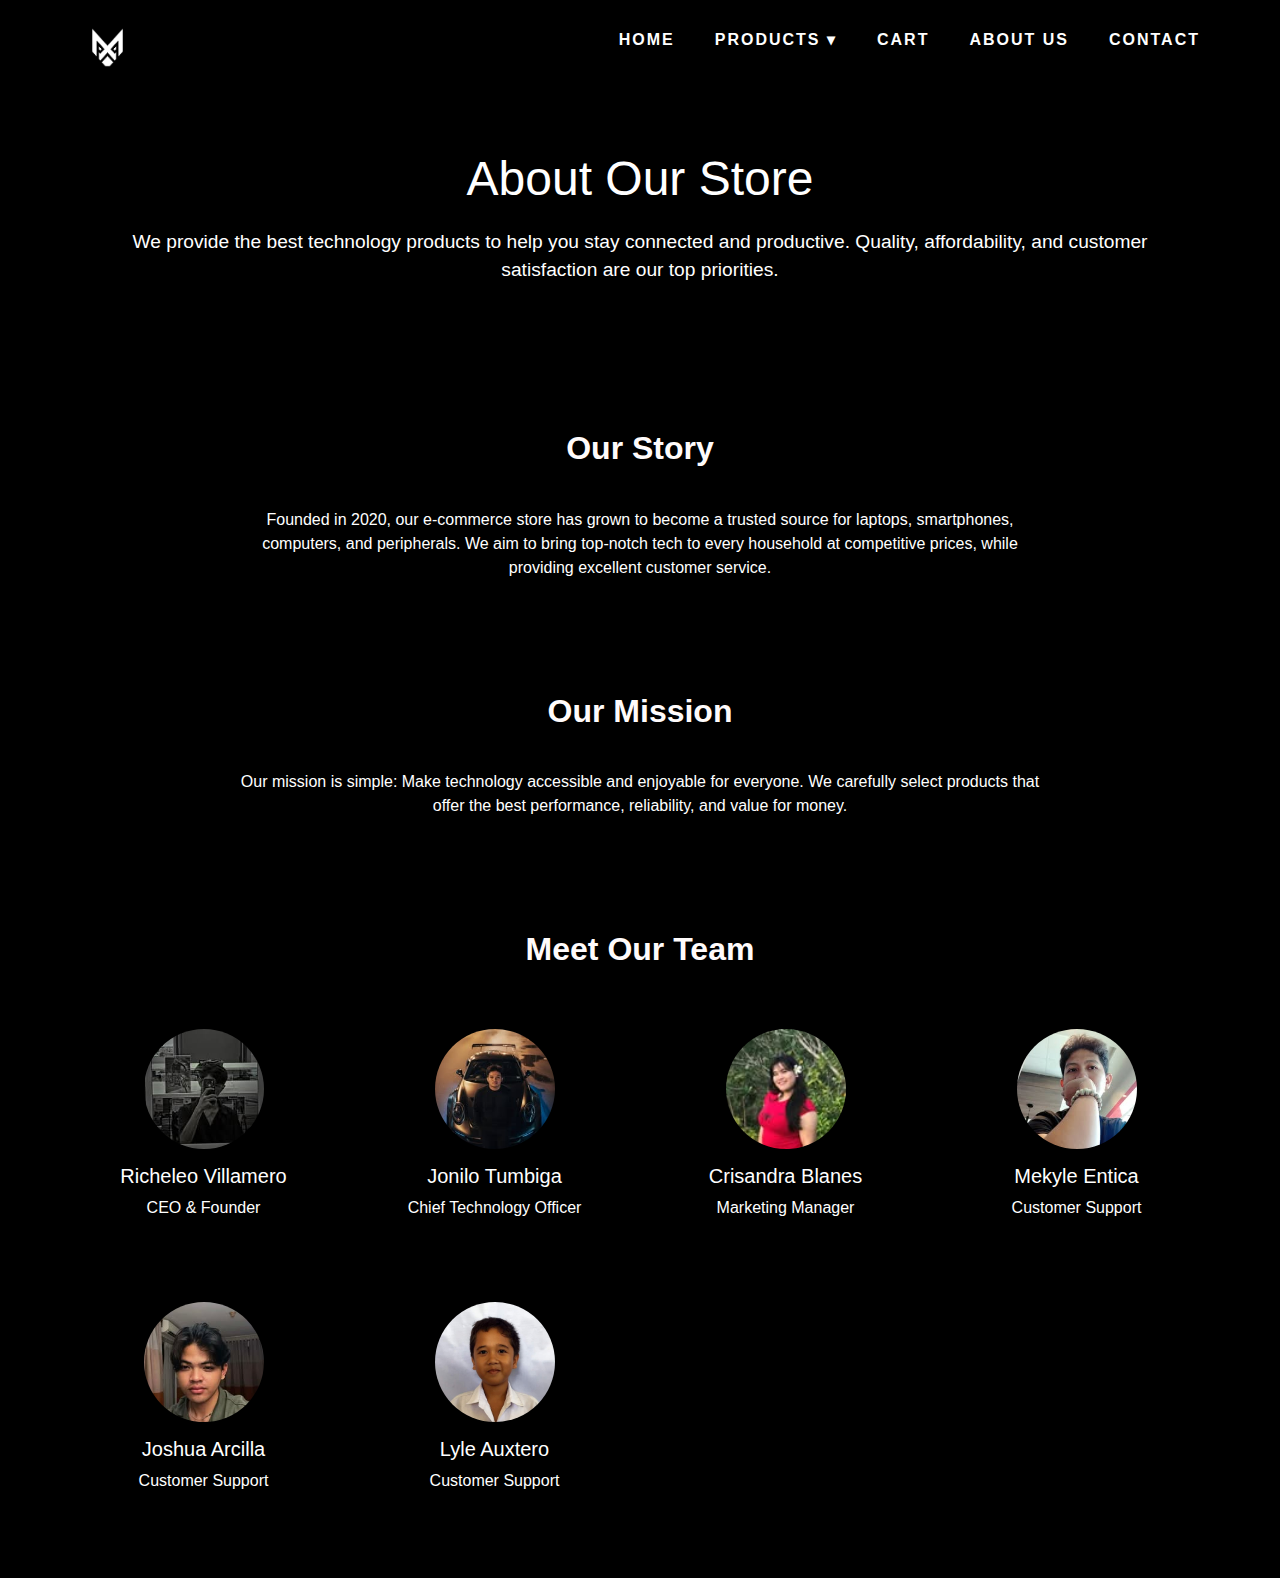
<file: About.html>
<!DOCTYPE html>
<html lang="en">
<head>
    <meta charset="UTF-8">
    <meta name="viewport" content="width=device-width, initial-scale=1.0">
    <title>About Us</title>
    <!-- Bootstrap CSS -->
    <link href="https://cdn.jsdelivr.net/npm/bootstrap@5.3.2/dist/css/bootstrap.min.css" rel="stylesheet">
    <link rel="stylesheet" href="homepagestyles.css">
    <style>
    body {
        padding-top: 70px;
        font-family: Arial, sans-serif;
        background-color: #000000; /* Light background for whole page */
        color: #ffffff; /* Dark text by default */
    }

    /* Hero Section */
    .hero {
        background: #000000; /* white background */
        padding: 80px 20px;
        text-align: center;
    }

    .hero h1 {
        font-size: 3rem;
        margin-bottom: 20px;
        color: #ffffff; /* black text */
    }

    .hero p {
        font-size: 1.2rem;
        color: #ffffff; /* dark grey */
    }

    /* Section Headings */
    h2.section-title {
        text-align: center;
        margin-bottom: 40px;
        font-weight: 700;
        color: #fffbfb; /* dark heading */
    }

    /* Sections */
    section.container {
        padding: 60px 0;
        background-color: #000000;
    }

    section.bg-light {
        background-color: #000000;
    }

    /* Team cards */
    .team-member {
        text-align: center;
        border: 1px solid #000000;
        border-radius: 10px;
        padding: 20px;
        transition: transform 0.3s;
        background-color: #000000; /* white card background */
        color: #ffffff; /* dark text */
    }

    .team-member:hover {
        transform: translateY(-5px);
        box-shadow: 0 5px 15px rgba(0,0,0,0.1);
    }

    .team-member img {
        width: 120px;
        height: 120px;
        border-radius: 50%;
        margin-bottom: 15px;
        object-fit: cover;
    }
</style>
</head>
<body>
 <header class="navbar">
    <div class="logo">
      <img src="images/logo.png" alt="Logo">
    </div>
    <nav class="nav-links">
      <ul>
        <li><a href="index.html">HOME</a></li>
        <li class="dropdown">
          <a href="products.html" class="dropbtn">PRODUCTS ▾</a>
          <ul class="dropdown-content">
            <li><a href="products.html">Laptops</a></li>
            <li><a href="smartphones.html">Smartphones</a></li>
            <li><a href="computers.html">Computers</a></li>
            <li><a href="peripherals.html">Peripherals</a></li>
          </ul>
        </li>
        <li><a href="cart.html">CART</a></li>
        <li><a href="about.html">ABOUT US</a></li>
        <li><a href="contact.html">CONTACT</a></li>
      </ul>
    </nav>
  </header>

<!-- Hero Section -->
<section class="hero">
    <div class="container">
        <h1>About Our Store</h1>
        <p>We provide the best technology products to help you stay connected and productive. Quality, affordability, and customer satisfaction are our top priorities.</p>
    </div>
</section>

<!-- Our Story Section -->
<section class="container py-5">
    <h2 class="section-title">Our Story</h2>
    <p class="text-center mx-auto" style="max-width:800px;">Founded in 2020, our e-commerce store has grown to become a trusted source for laptops, smartphones, computers, and peripherals. We aim to bring top-notch tech to every household at competitive prices, while providing excellent customer service.</p>
</section>

<!-- Our Mission Section -->
<section class="container py-5 bg-black">
    <h2 class="section-title">Our Mission</h2>
    <p class="text-center mx-auto" style="max-width:800px;">Our mission is simple: Make technology accessible and enjoyable for everyone. We carefully select products that offer the best performance, reliability, and value for money.</p>
</section>

<!-- Team Section -->
<section class="container py-5">
    <h2 class="section-title">Meet Our Team</h2>
    <div class="row g-4">
        <div class="col-md-3">
            <div class="team-member">
                <img src="images/profiles/leo.jpg" alt="CEO">
                <h5>Richeleo Villamero</h5>
                <p>CEO & Founder</p>
            </div>
        </div>
        <div class="col-md-3">
            <div class="team-member">
                <img src="images/profiles/jonilo.jpg" alt="CTO">
                <h5>Jonilo Tumbiga</h5>
                <p>Chief Technology Officer</p>
            </div>
        </div>
        <div class="col-md-3">
            <div class="team-member">
                <img src="images/profiles/sandra.jpg" alt="Marketing">
                <h5>Crisandra Blanes</h5>
                <p>Marketing Manager</p>
            </div>
        </div>
        <div class="col-md-3">
            <div class="team-member">
                <img src="images/profiles/mekyle.jpg" alt="Support">
                <h5>Mekyle Entica</h5>
                <p>Customer Support</p>
            </div>
        </div>
        <div class="col-md-3">
            <div class="team-member">
                <img src="images/profiles/joshua.jpg" alt="Support">
                <h5>Joshua Arcilla</h5>
                <p>Customer Support</p>
            </div>
        </div>
        <div class="col-md-3">
            <div class="team-member">
                <img src="images/profiles/lyle.jpg" alt="Support">
                <h5>Lyle Auxtero</h5>
                <p>Customer Support</p>
            </div>
        </div>
    </div>
</section>

<!-- JavaScript -->
<script src="https://cdn.jsdelivr.net/npm/bootstrap@5.3.2/dist/js/bootstrap.bundle.min.js"></script>

</body>
</html>
</file>
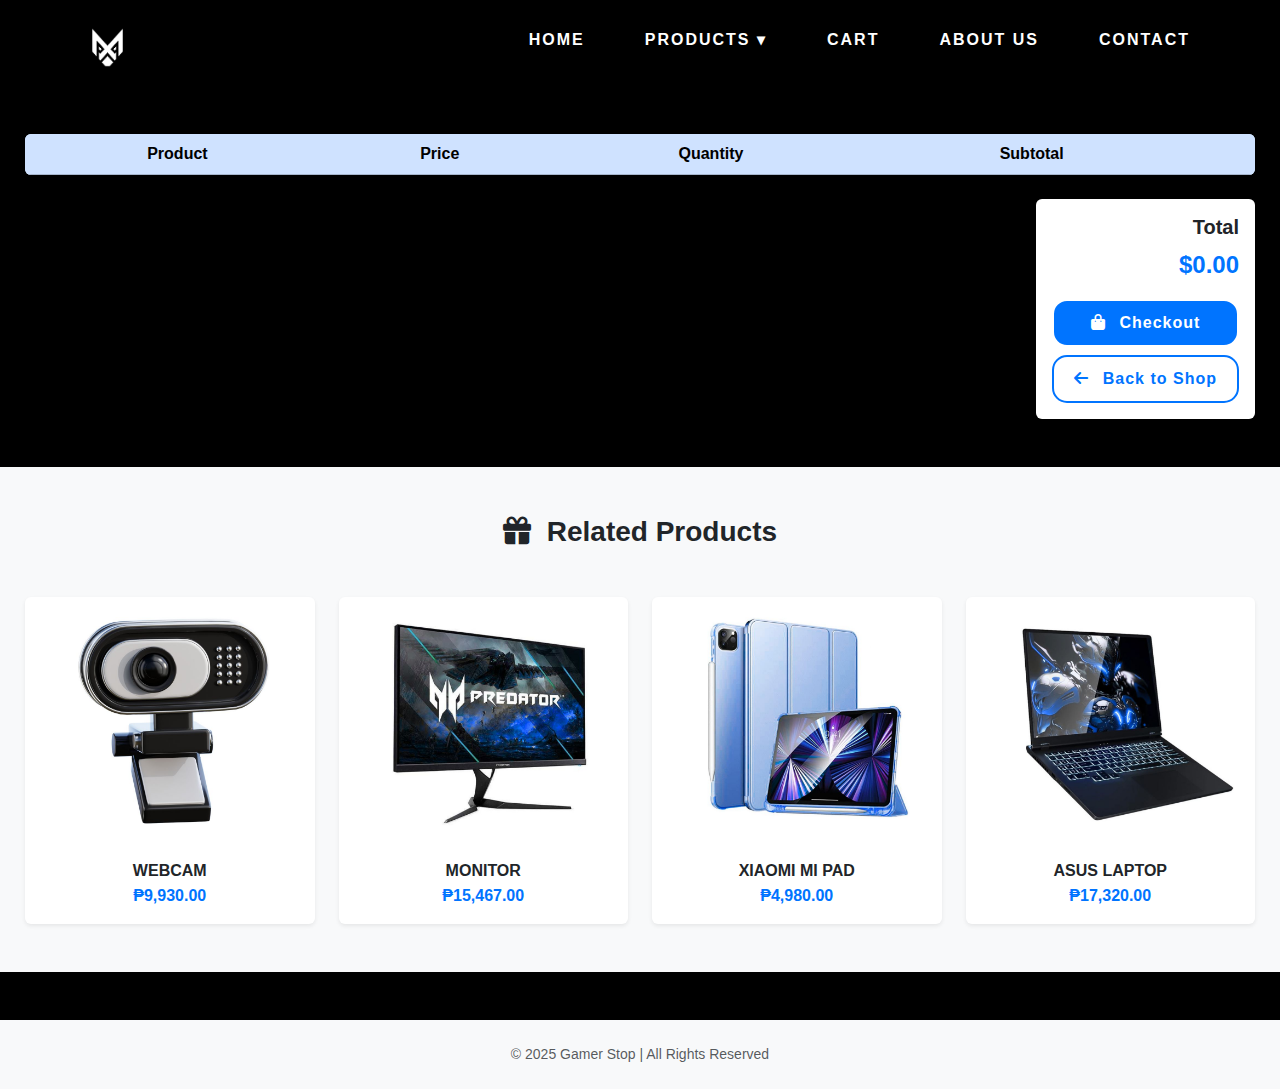
<file: cart.html>
<!DOCTYPE html>
<html lang="en">
<head>
  <meta charset="UTF-8" />
  <meta name="viewport" content="width=device-width, initial-scale=1.0" />
  <title>Cart - GAMER STOP</title>

  <!-- Google Font -->
  <link href="https://fonts.googleapis.com/css2?family=Poppins:wght@300;400;500;600;700&display=swap" rel="stylesheet">

  <!-- Font Awesome -->
  <link rel="stylesheet" href="https://cdnjs.cloudflare.com/ajax/libs/font-awesome/6.6.0/css/all.min.css">

  <!-- Bootstrap CSS -->
  <link href="https://cdn.jsdelivr.net/npm/bootstrap@5.3.3/dist/css/bootstrap.min.css" rel="stylesheet">

  <!-- Custom CSS -->
  <link rel="stylesheet" href="cart.css">
  <link rel="stylesheet" href="homepagestyles.css">
</head>
<body style="font-family: Arial, Helvetica, sans-serif;">

  <!-- Navbar -->
  <header class="navbar">
    <div class="logo">
      <img src="images/logo.png" alt="Logo">
    </div>
    <nav class="nav-links">
      <ul>
        <li><a href="index.html">HOME</a></li>
        <li class="dropdown">
  <a href="products.html" class="dropbtn">PRODUCTS ▾</a>
  <ul class="dropdown-content">
    <li><a href="products.html">Laptops</a></li>
    <li><a href="smartphones.html">Smartphones</a></li>
    <li><a href="computers.html">Computers</a></li>
    <li><a href="peripherals.html">Peripherals</a></li>
  </ul>
</li>
        <li><a href="cart.html">CART</a></li>
        <li><a href="about.html">ABOUT US</a></li>
        <li><a href="contact.html">CONTACT</a></li>
      </ul>
    </nav>
  </header>

  <!-- Cart Section -->
  <section class="py-5">
    <div class="container">
      <h2 class="fw-bold text-center mb-5 cart-title">
        <i class="fa-solid fa-cart-shopping me-2"></i> Your Shopping Cart
      </h2>

      <!-- Cart Table -->
      <div class="table-responsive shadow-sm rounded mb-4">
        <table class="table table-striped align-middle text-center mb-0" id="cart-table">
          <thead class="table-primary">
            <tr>
              <th scope="col">Product</th>
              <th scope="col">Price</th>
              <th scope="col">Quantity</th>
              <th scope="col">Subtotal</th>
              <th scope="col"></th>
            </tr>
          </thead>
          <tbody>
            <!-- JS will insert cart items here -->
          </tbody>
        </table>
      </div>

      <!-- Total Summary -->
      <div class="d-flex justify-content-end">
        <div class="card border-0 shadow-sm" style="max-width: 20rem;">
          <div class="card-body text-end">
            <h5 class="fw-bold">Total</h5>
            <p id="total" class="fs-4 text-primary fw-semibold mb-3">₱0.00</p>
            <div class="d-grid gap-2">
              <button id="checkout" class="btn btn-primary">
                <i class="fa-solid fa-bag-shopping me-2"></i> Checkout
              </button>
              <a href="index.html" class="btn btn-outline-primary">
                <i class="fa-solid fa-arrow-left me-2"></i> Back to Shop
              </a>
            </div>
          </div>
        </div>
      </div>
    </div>
  </section>

  <!-- Related Products Section -->
  <section class="py-5 bg-light">
    <div class="container">
      <h3 class="fw-bold text-center text-dark mb-5">
        <i class="fa-solid fa-gift me-2"></i> Related Products
      </h3>

      <!-- Product cards remain unchanged -->
      <div class="row row-cols-1 row-cols-sm-2 row-cols-md-4 g-4 text-center">
        
        <div class="col">
          <div class="card border-0 shadow-sm h-100">

            <a href=""> <!-- product detail-->
              <img src="images/cams.jpg" class="card-img-top p-3" alt="Webcam 1080p / 4K">
            </a>
            <div class="card-body">
              <h6 class="fw-bold mb-1">WEBCAM</h6>
              <p class="text-primary fw-semibold mb-0">₱9,930.00</p>
            </div>
          </div>
        </div>

        <div class="col">
          <div class="card border-0 shadow-sm h-100">
            <a href=""> <!-- product detail-->
              <img src="images/monitors.jpg" class="card-img-top p-3" alt="Gaming Monitor 144Hz / 240Hz">
            </a>
            <div class="card-body">
              <h6 class="fw-bold mb-1">MONITOR</h6>
              <p class="text-primary fw-semibold mb-0">₱15,467.00</p>
            </div>
          </div>
        </div>

        <div class="col">
          <div class="card border-0 shadow-sm h-100">
            <a href= "" > <!-- product detail-->
              <img src="images/pad.jpg" class="card-img-top p-3" alt="Xiaomi Mi Pad PRO Tablet 16GB+512GB Android">
            </a>
            <div class="card-body">
              <h6 class="fw-bold mb-1">XIAOMI MI PAD</h6>
              <p class="text-primary fw-semibold mb-0">₱4,980.00</p>
            </div>
          </div>
        </div>

        <div class="col">
          <div class="card border-0 shadow-sm h-100">
            <a href="">  <!-- product detail-->
              <img src="images/tap.jpg" class="card-img-top p-3" alt="ASUS Laptop Intel Core i7-12800H 15.6“ Brand New Work Gaming Laptop RAM 16GB SSD 512GB Windows 11">
            </a>
            <div class="card-body">
              <h6 class="fw-bold mb-1">ASUS LAPTOP</h6>
              <p class="text-primary fw-semibold mb-0">₱17,320.00</p>
            </div>
          </div>
        </div>

      </div>
    </div>
  </section>

  <!-- Footer -->
  <footer class="text-center py-4 text-muted small bg-light mt-5">
    © 2025 Gamer Stop | All Rights Reserved
  </footer>

  <!-- Bootstrap JS -->
  <script src="https://cdn.jsdelivr.net/npm/bootstrap@5.3.3/dist/js/bootstrap.bundle.min.js"></script>

  <!-- Custom JS -->
  <script src="cart.js"></script>
  
</body>
</html>
</file>
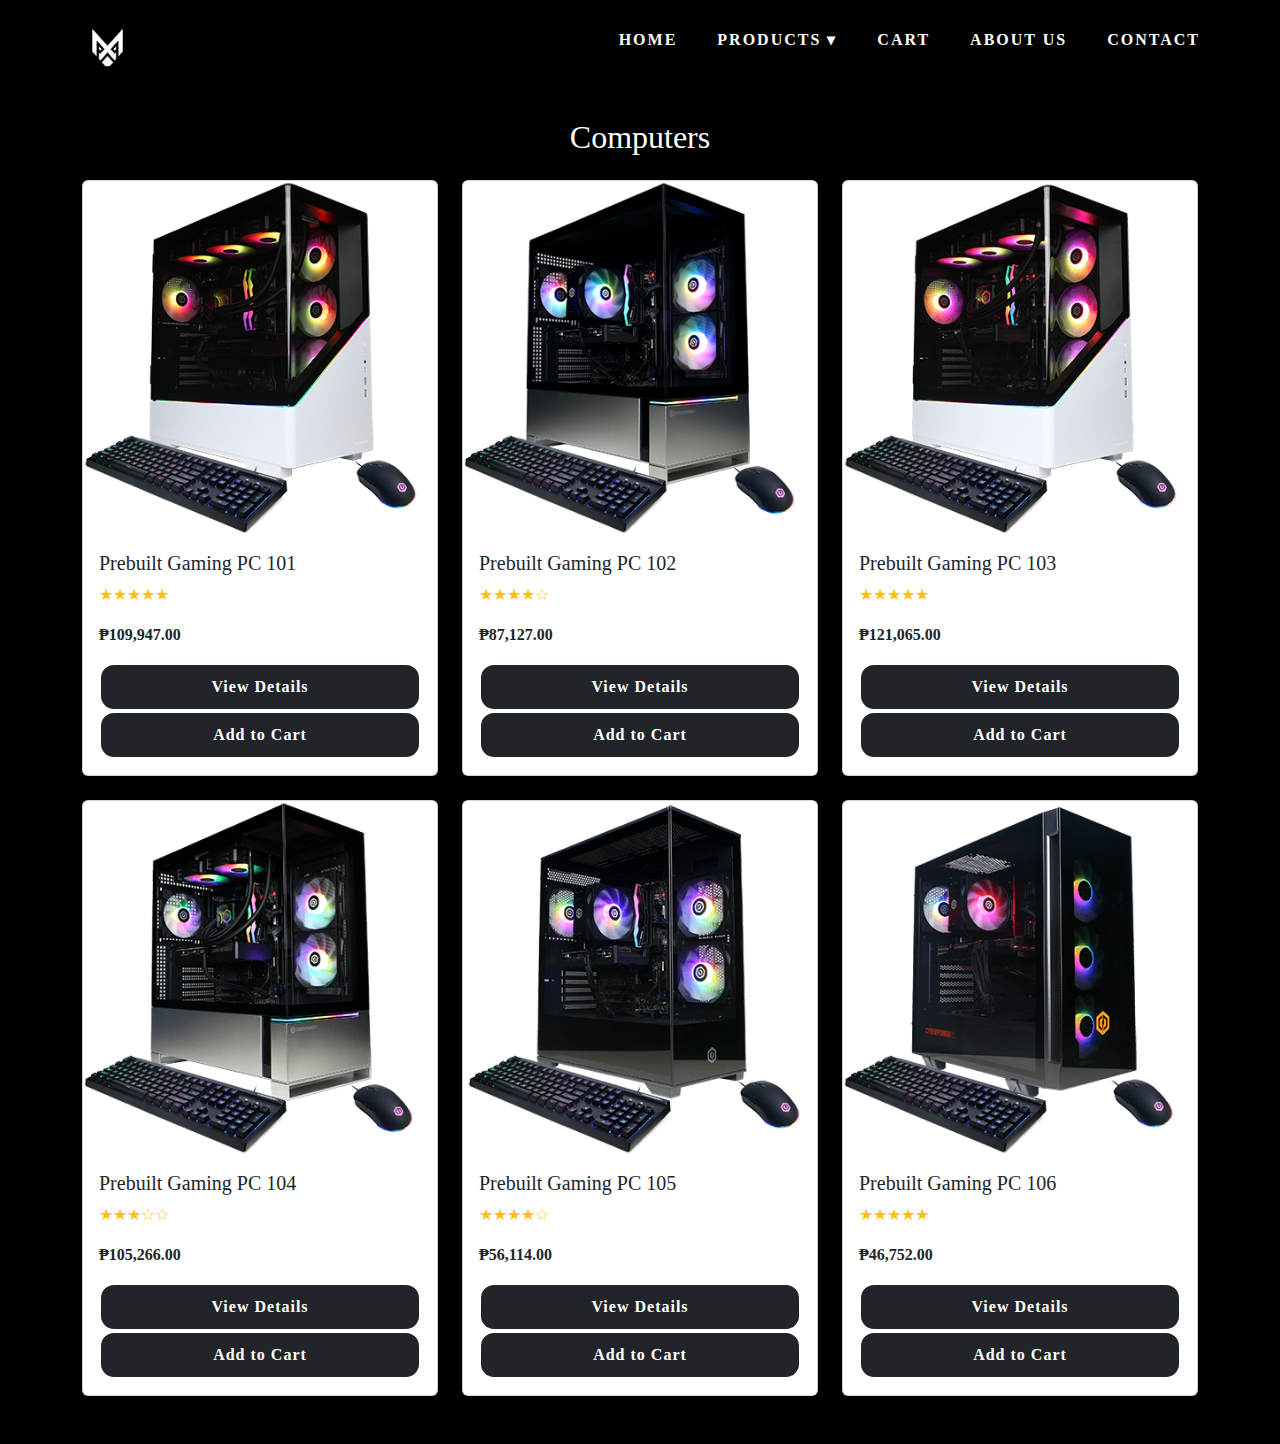
<file: computers.html>
<!DOCTYPE html>
<html lang="en">
<head>
    <meta charset="UTF-8">
    <meta name="viewport" content="width=device-width, initial-scale=1.0">
    <title>Computers</title>
 <!-- Bootstrap CSS -->
    <link href="https://cdn.jsdelivr.net/npm/bootstrap@5.3.2/dist/css/bootstrap.min.css" rel="stylesheet">
  <link rel="stylesheet" href="homepagestyles.css">
    <style>
        /* Custom CSS */
        body {
            padding-top: 70px;
        }
        .hero {
            background: #f8f9fa;
            padding: 80px 0;
            text-align: center;
        }
    </style>
</head>
<body>
 <header class="navbar">
    <div class="logo">
      <img src="images/logo.png" alt="Logo">
    </div>
    <nav class="nav-links">
      <ul>
        <li><a href="index.html">HOME</a></li>
        <li class="dropdown">
  <a href="products.html" class="dropbtn">PRODUCTS ▾</a>
  <ul class="dropdown-content">
    <li><a href="products.html">Laptops</a></li>
    <li><a href="smartphones.html">Smartphones</a></li>
    <li><a href="computers.html">Computers</a></li>
    <li><a href="peripherals.html">Peripherals</a></li>
  </ul>
</li>
        <li><a href="cart.html">CART</a></li>
        <li><a href="about.html">ABOUT US</a></li>
        <li><a href="contact.html">CONTACT</a></li>
      </ul>
    </nav>
  </header>

    <!-- JavaScript -->
    <script src="https://cdn.jsdelivr.net/npm/bootstrap@5.3.2/dist/js/bootstrap.bundle.min.js"></script>
    


<!-- Products Section -->
<section class="container py-5">
    <h2 class="text-center mb-4">Computers</h2>
    <div class="row g-4">

        <!-- Product Card Template -->
        <!-- Repeat for 6 products -->
        
        <!-- Product 1 -->
        <div class="col-md-4">
            <div class="card h-100 shadow-sm product-card">
                <img src="images/computers/b1.png" class="card-img-top" alt="Product 1">
                <div class="card-body">
                    <h5 class="card-title">Prebuilt Gaming PC 101 </h5>
                    <p class="card-text text-warning">★★★★★</p>
                    <p class="card-text fw-bold">₱109,947.00</p>
                    <a href="#" class="btn btn-dark w-100" data-bs-toggle="modal" data-bs-target="#product1Modal">View Details</a>
                    <a href="cart.html" class="btn btn-dark w-100">Add to Cart</a>
                </div>
            </div>
        </div>

        <!-- Product 2 -->
        <div class="col-md-4">
            <div class="card h-100 shadow-sm product-card">
                <img src="images/computers/b2.png" class="card-img-top" alt="Product 2">
                <div class="card-body">
                    <h5 class="card-title">Prebuilt Gaming PC 102</h5>
                    <p class="card-text text-warning">★★★★☆</p>
                    <p class="card-text fw-bold">₱87,127.00</p>
                    <a href="#" class="btn btn-dark w-100" data-bs-toggle="modal" data-bs-target="#product2Modal">View Details</a>
                    <a href="cart.html" class="btn btn-dark w-100">Add to Cart</a>
                </div>
            </div>
        </div>

        <!-- Product 3 -->
        <div class="col-md-4">
            <div class="card h-100 shadow-sm product-card">
                <img src="images/computers/b3.png" class="card-img-top" alt="Product 3">
                <div class="card-body">
                    <h5 class="card-title">Prebuilt Gaming PC 103</h5>
                    <p class="card-text text-warning">★★★★★</p>
                    <p class="card-text fw-bold">₱121,065.00</p>
                    <a href="#" class="btn btn-dark w-100" data-bs-toggle="modal" data-bs-target="#product3Modal">View Details</a>
                    <a href="cart.html" class="btn btn-dark w-100">Add to Cart</a>
                </div>
            </div>
        </div>

        <!-- Product 4 -->
        <div class="col-md-4">
            <div class="card h-100 shadow-sm product-card">
                <img src="images/computers/b4.png" class="card-img-top" alt="Product 4">
                <div class="card-body">
                    <h5 class="card-title">Prebuilt Gaming PC 104</h5>
                    <p class="card-text text-warning">★★★☆☆</p>
                    <p class="card-text fw-bold">₱105,266.00</p>
                    <a href="#" class="btn btn-dark w-100" data-bs-toggle="modal" data-bs-target="#product4Modal">View Details</a>
                    <a href="cart.html" class="btn btn-dark w-100">Add to Cart</a>
                </div>
            </div>
        </div>

        <!-- Product 5 -->
        <div class="col-md-4">
            <div class="card h-100 shadow-sm product-card">
                <img src="images/computers/b5.png" class="card-img-top" alt="Product 5">
                <div class="card-body">
                    <h5 class="card-title">Prebuilt Gaming PC 105</h5>
                    <p class="card-text text-warning">★★★★☆</p>
                    <p class="card-text fw-bold">₱56,114.00</p>
                    <a href="#" class="btn btn-dark w-100" data-bs-toggle="modal" data-bs-target="#product5Modal">View Details</a>
                    <a href="cart.html" class="btn btn-dark w-100">Add to Cart</a>
                </div>
            </div>
        </div>

        <!-- Product 6 -->
        <div class="col-md-4">
            <div class="card h-100 shadow-sm product-card">
                <img src="images/computers/b6.png" class="card-img-top" alt="Product 6">
                <div class="card-body">
                    <h5 class="card-title">Prebuilt Gaming PC 106</h5>
                    <p class="card-text text-warning">★★★★★</p>
                    <p class="card-text fw-bold">₱46,752.00</p>
                    <a href="#" class="btn btn-dark w-100" data-bs-toggle="modal" data-bs-target="#product6Modal">View Details</a>
                    <a href="cart.html" class="btn btn-dark w-100">Add to Cart</a>
                </div>
            </div>
        </div>

    </div>
</section>

</body>
</html>
</file>
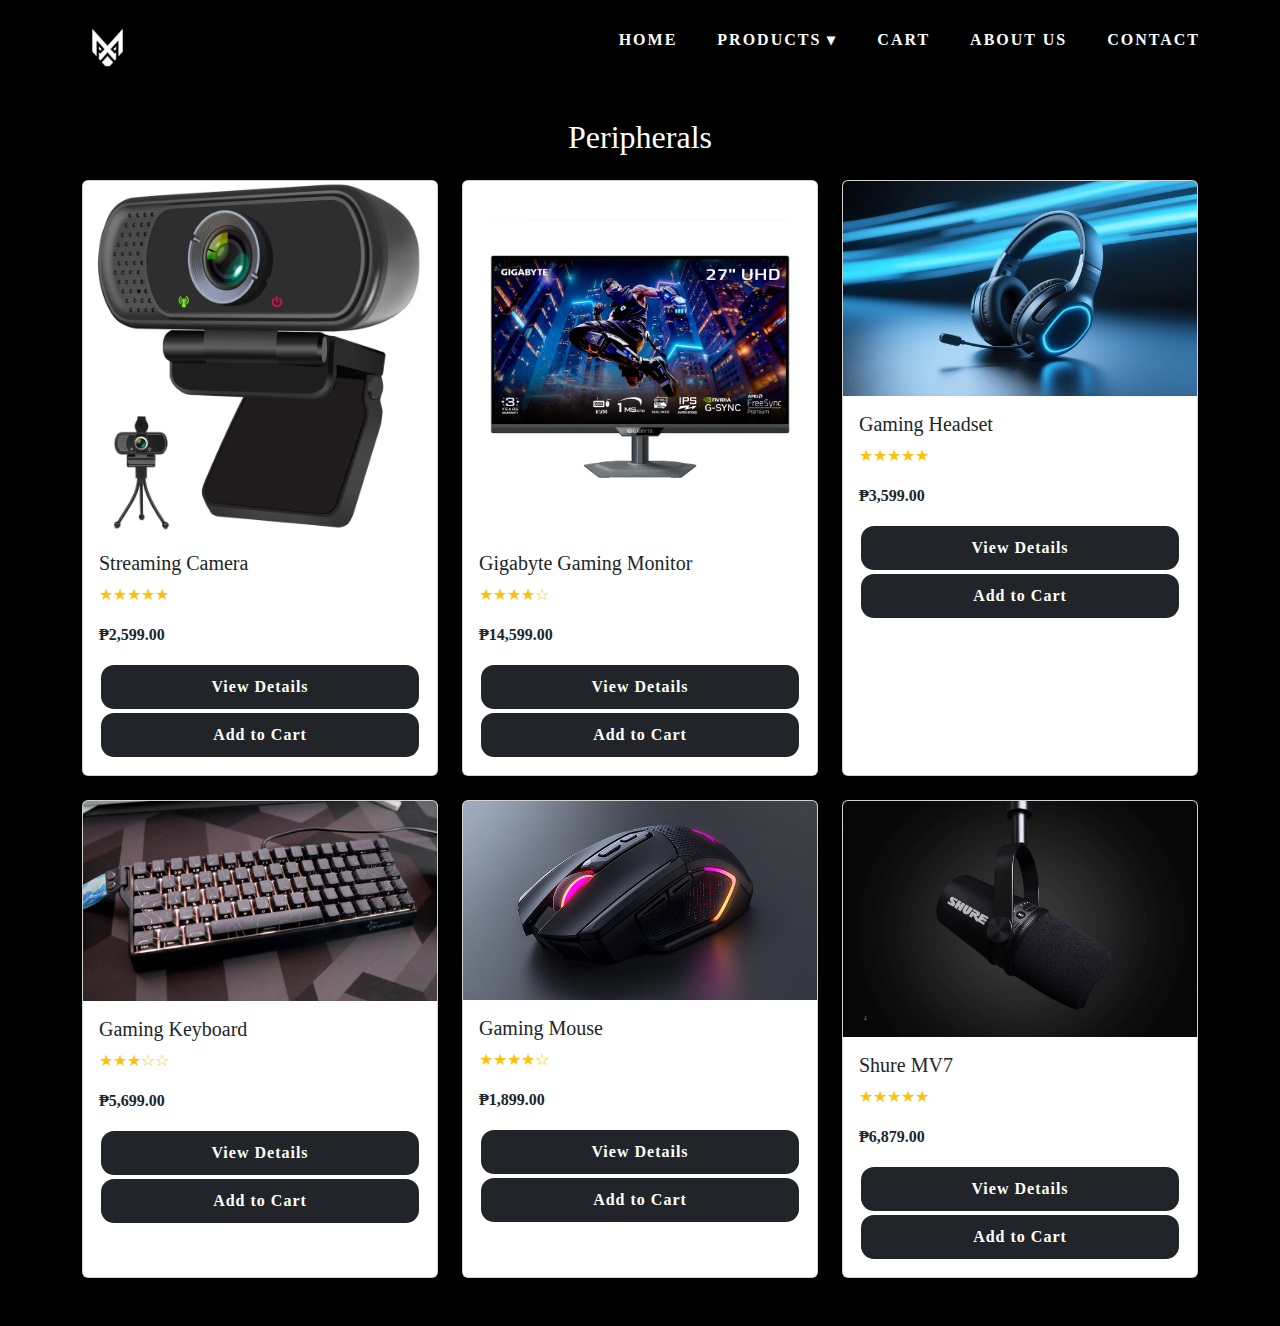
<file: peripherals.html>
<!DOCTYPE html>
<html lang="en">
<head>
    <meta charset="UTF-8">
    <meta name="viewport" content="width=device-width, initial-scale=1.0">
    <title>Peripherals</title>
 <!-- Bootstrap CSS -->
    <link href="https://cdn.jsdelivr.net/npm/bootstrap@5.3.2/dist/css/bootstrap.min.css" rel="stylesheet">
  <link rel="stylesheet" href="homepagestyles.css">
    <style>
        /* Custom CSS */
        body {
            padding-top: 70px;
        }
        .hero {
            background: #f8f9fa;
            padding: 80px 0;
            text-align: center;
        }
    </style>
</head>
<body>
 <header class="navbar">
    <div class="logo">
      <img src="images/logo.png" alt="Logo">
    </div>
    <nav class="nav-links">
      <ul>
        <li><a href="index.html">HOME</a></li>
        <li class="dropdown">
  <a href="products.html" class="dropbtn">PRODUCTS ▾</a>
  <ul class="dropdown-content">
    <li><a href="products.html">Laptops</a></li>
    <li><a href="smartphones.html">Smartphones</a></li>
    <li><a href="computers.html">Computers</a></li>
    <li><a href="peripherals.html">Peripherals</a></li>
  </ul>
</li>
        <li><a href="cart.html">CART</a></li>
        <li><a href="about.html">ABOUT US</a></li>
        <li><a href="contact.html">CONTACT</a></li>
      </ul>
    </nav>
  </header>

    <!-- JavaScript -->
    <script src="https://cdn.jsdelivr.net/npm/bootstrap@5.3.2/dist/js/bootstrap.bundle.min.js"></script>
    


<!-- Products Section -->
<section class="container py-5">
    <h2 class="text-center mb-4">Peripherals</h2>
    <div class="row g-4">

        <!-- Product Card Template -->
        <!-- Repeat for 6 products -->
        
        <!-- Product 1 -->
        <div class="col-md-4">
            <div class="card h-100 shadow-sm product-card">
                <img src="images/peripherals/camera.jpg" class="card-img-top" alt="Product 1">
                <div class="card-body">
                    <h5 class="card-title">Streaming Camera </h5>
                    <p class="card-text text-warning">★★★★★</p>
                    <p class="card-text fw-bold">₱2,599.00</p>
                    <a href="#" class="btn btn-dark w-100" data-bs-toggle="modal" data-bs-target="#product1Modal">View Details</a>
                    <a href="cart.html" class="btn btn-dark w-100">Add to Cart</a>
                </div>
            </div>
        </div>

        <!-- Product 2 -->
        <div class="col-md-4">
            <div class="card h-100 shadow-sm product-card">
                <img src="images/peripherals/gigabyte.jpg" class="card-img-top" alt="Product 2">
                <div class="card-body">
                    <h5 class="card-title">Gigabyte Gaming Monitor</h5>
                    <p class="card-text text-warning">★★★★☆</p>
                    <p class="card-text fw-bold">₱14,599.00</p>
                    <a href="#" class="btn btn-dark w-100" data-bs-toggle="modal" data-bs-target="#product2Modal">View Details</a>
                    <a href="cart.html" class="btn btn-dark w-100">Add to Cart</a>
                </div>
            </div>
        </div>

        <!-- Product 3 -->
        <div class="col-md-4">
            <div class="card h-100 shadow-sm product-card">
                <img src="images/peripherals/headset.jpg" class="card-img-top" alt="Product 3">
                <div class="card-body">
                    <h5 class="card-title">Gaming Headset</h5>
                    <p class="card-text text-warning">★★★★★</p>
                    <p class="card-text fw-bold">₱3,599.00</p>
                    <a href="#" class="btn btn-dark w-100" data-bs-toggle="modal" data-bs-target="#product3Modal">View Details</a>
                    <a href="cart.html" class="btn btn-dark w-100">Add to Cart</a>
                </div>
            </div>
        </div>

        <!-- Product 4 -->
        <div class="col-md-4">
            <div class="card h-100 shadow-sm product-card">
                <img src="images/peripherals/keyboard.jpg" class="card-img-top" alt="Product 4">
                <div class="card-body">
                    <h5 class="card-title">Gaming Keyboard</h5>
                    <p class="card-text text-warning">★★★☆☆</p>
                    <p class="card-text fw-bold">₱5,699.00</p>
                    <a href="#" class="btn btn-dark w-100" data-bs-toggle="modal" data-bs-target="#product4Modal">View Details</a>
                    <a href="cart.html" class="btn btn-dark w-100">Add to Cart</a>
                </div>
            </div>
        </div>

        <!-- Product 5 -->
        <div class="col-md-4">
            <div class="card h-100 shadow-sm product-card">
                <img src="images/peripherals/mouse.jpg" class="card-img-top" alt="Product 5">
                <div class="card-body">
                    <h5 class="card-title">Gaming Mouse</h5>
                    <p class="card-text text-warning">★★★★☆</p>
                    <p class="card-text fw-bold">₱1,899.00</p>
                    <a href="#" class="btn btn-dark w-100" data-bs-toggle="modal" data-bs-target="#product5Modal">View Details</a>
                    <a href="cart.html" class="btn btn-dark w-100">Add to Cart</a>
                </div>
            </div>
        </div>

        <!-- Product 6 -->
        <div class="col-md-4">
            <div class="card h-100 shadow-sm product-card">
                <img src="images/peripherals/shuremv7.jpg" class="card-img-top" alt="Product 6">
                <div class="card-body">
                    <h5 class="card-title">Shure MV7</h5>
                    <p class="card-text text-warning">★★★★★</p>
                    <p class="card-text fw-bold">₱6,879.00</p>
                    <a href="#" class="btn btn-dark w-100" data-bs-toggle="modal" data-bs-target="#product6Modal">View Details</a>
                    <a href="cart.html" class="btn btn-dark w-100">Add to Cart</a>
                </div>
            </div>
        </div>

    </div>
</section>

</body>
</html>
</file>
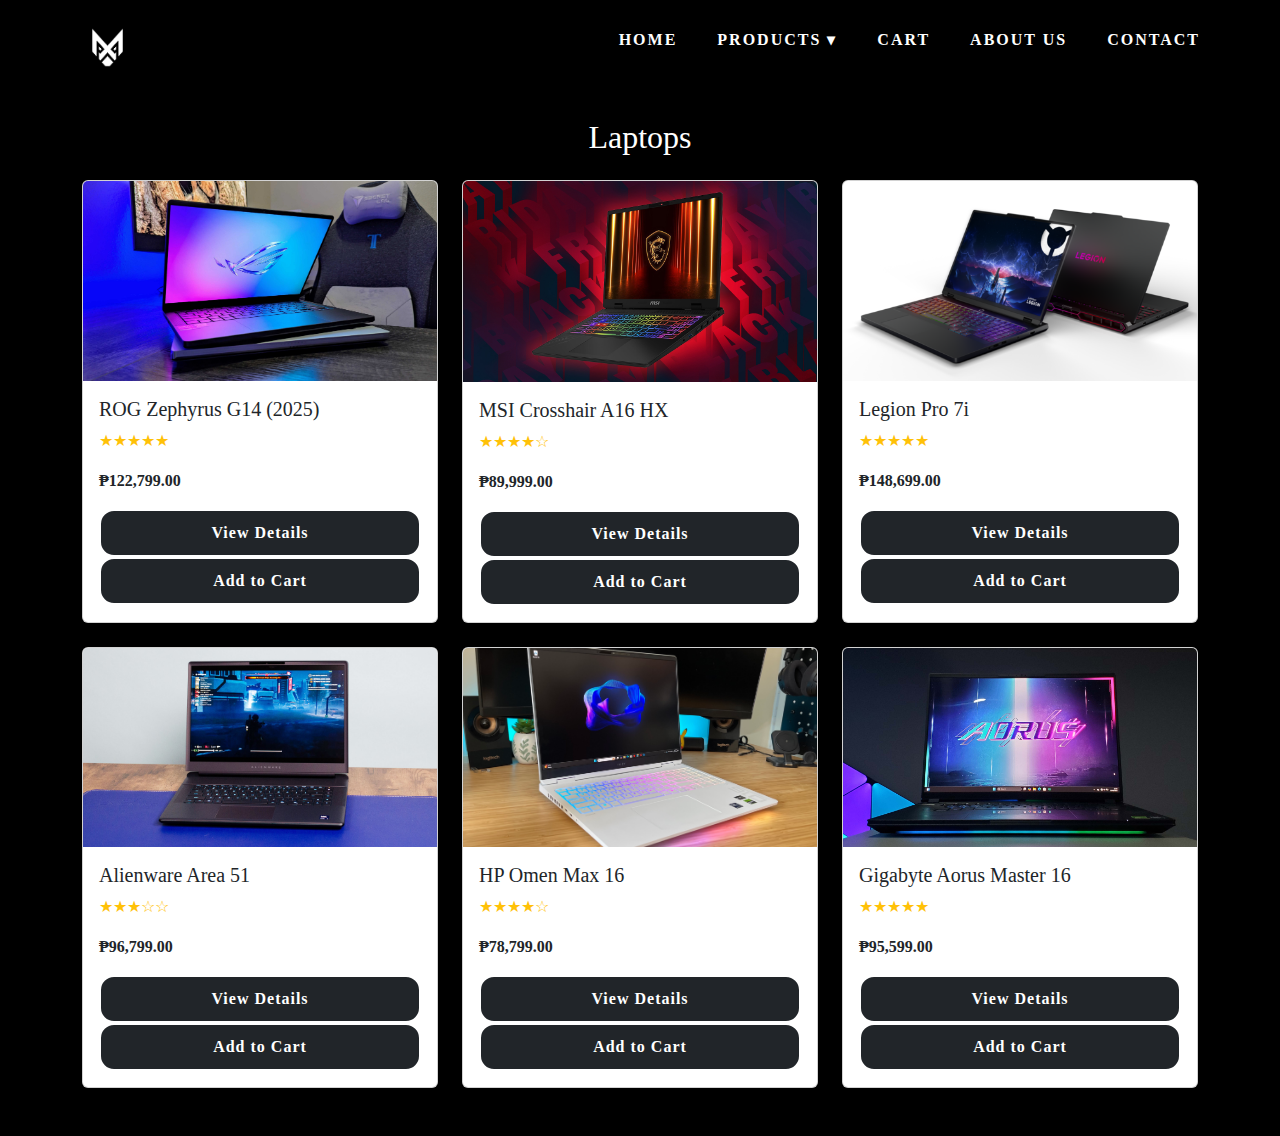
<file: products.html>
<!DOCTYPE html>
<html lang="en">
<head>
    <meta charset="UTF-8" />
    <meta name="viewport" content="width=device-width, initial-scale=1.0" />
    <title>Laptops</title>
    <!-- Bootstrap CSS -->
    <link href="https://cdn.jsdelivr.net/npm/bootstrap@5.3.2/dist/css/bootstrap.min.css" rel="stylesheet">
  <link rel="stylesheet" href="homepagestyles.css">
    <style>
        /* Custom CSS */
        body {
            padding-top: 70px;
        }
        .hero {
            background: #f8f9fa;
            padding: 80px 0;
            text-align: center;
        }
    </style>
</head>
<body>
 <header class="navbar">
    <div class="logo">
      <img src="images/logo.png" alt="Logo">
    </div>
    <nav class="nav-links">
      <ul>
        <li><a href="index.html">HOME</a></li>
        <li class="dropdown">
  <a href="products.html" class="dropbtn">PRODUCTS ▾</a>
  <ul class="dropdown-content">
    <li><a href="products.html">Laptops</a></li>
    <li><a href="smartphones.html">Smartphones</a></li>
    <li><a href="computers.html">Computers</a></li>
    <li><a href="peripherals.html">Peripherals</a></li>
  </ul>
</li>
        <li><a href="cart.html">CART</a></li>
        <li><a href="about.html">ABOUT US</a></li>
        <li><a href="contact.html">CONTACT</a></li>
      </ul>
    </nav>
  </header>

    <!-- JavaScript -->
    <script src="https://cdn.jsdelivr.net/npm/bootstrap@5.3.2/dist/js/bootstrap.bundle.min.js"></script>
    


<!-- Products Section -->
<section class="container py-5">
    <h2 class="text-center mb-4">Laptops</h2>
    <div class="row g-4">

        <!-- Product Card Template -->
        <!-- Repeat for 6 products -->
        
        <!-- Product 1 -->
        <div class="col-md-4">
            <div class="card h-100 shadow-sm product-card">
                <img src="images/laptops/asuszep.jpg" class="card-img-top" alt="Product 1">
                <div class="card-body">
                    <h5 class="card-title">ROG Zephyrus G14 (2025)</h5>
                    <p class="card-text text-warning">★★★★★</p>
                    <p class="card-text fw-bold">₱122,799.00</p>
                    <a href="#" class="btn btn-dark w-100" data-bs-toggle="modal" data-bs-target="#product1Modal">View Details</a>
                    <a href="cart.html" class="btn btn-dark w-100">Add to Cart</a>
                </div>
            </div>
        </div>

        <!-- Product 2 -->
        <div class="col-md-4">
            <div class="card h-100 shadow-sm product-card">
                <img src="images/laptops/msigaminglaptop.jpg" class="card-img-top" alt="Product 2">
                <div class="card-body">
                    <h5 class="card-title">MSI Crosshair A16 HX</h5>
                    <p class="card-text text-warning">★★★★☆</p>
                    <p class="card-text fw-bold">₱89,999.00</p>
                    <a href="#" class="btn btn-dark w-100" data-bs-toggle="modal" data-bs-target="#product2Modal">View Details</a>
                    <a href="cart.html" class="btn btn-dark w-100">Add to Cart</a>
                </div>
            </div>
        </div>

        <!-- Product 3 -->
        <div class="col-md-4">
            <div class="card h-100 shadow-sm product-card">
                <img src="images/laptops/lenovolegion.png" class="card-img-top" alt="Product 3">
                <div class="card-body">
                    <h5 class="card-title">Legion Pro 7i</h5>
                    <p class="card-text text-warning">★★★★★</p>
                    <p class="card-text fw-bold">₱148,699.00</p>
                    <a href="#" class="btn btn-dark w-100" data-bs-toggle="modal" data-bs-target="#product3Modal">View Details</a>
                    <a href="cart.html" class="btn btn-dark w-100">Add to Cart</a>
                </div>
            </div>
        </div>

        <!-- Product 4 -->
        <div class="col-md-4">
            <div class="card h-100 shadow-sm product-card">
                <img src="images/laptops/alienware1.jpg" class="card-img-top" alt="Product 4">
                <div class="card-body">
                    <h5 class="card-title">Alienware Area 51</h5>
                    <p class="card-text text-warning">★★★☆☆</p>
                    <p class="card-text fw-bold">₱96,799.00</p>
                    <a href="#" class="btn btn-dark w-100" data-bs-toggle="modal" data-bs-target="#product4Modal">View Details</a>
                    <a href="cart.html" class="btn btn-dark w-100">Add to Cart</a>
                </div>
            </div>
        </div>

        <!-- Product 5 -->
        <div class="col-md-4">
            <div class="card h-100 shadow-sm product-card">
                <img src="images/laptops/hpomen.jpg" class="card-img-top" alt="Product 5">
                <div class="card-body">
                    <h5 class="card-title">HP Omen Max 16</h5>
                    <p class="card-text text-warning">★★★★☆</p>
                    <p class="card-text fw-bold">₱78,799.00</p>
                    <a href="#" class="btn btn-dark w-100" data-bs-toggle="modal" data-bs-target="#product5Modal">View Details</a>
                    <a href="cart.html" class="btn btn-dark w-100">Add to Cart</a>
                </div>
            </div>
        </div>

        <!-- Product 6 -->
        <div class="col-md-4">
            <div class="card h-100 shadow-sm product-card">
                <img src="images/laptops/aorus.jpg" class="card-img-top" alt="Product 6">
                <div class="card-body">
                    <h5 class="card-title">Gigabyte Aorus Master 16</h5>
                    <p class="card-text text-warning">★★★★★</p>
                    <p class="card-text fw-bold">₱95,599.00</p>
                    <a href="#" class="btn btn-dark w-100" data-bs-toggle="modal" data-bs-target="#product6Modal">View Details</a>
                    <a href="cart.html" class="btn btn-dark w-100">Add to Cart</a>
                </div>
            </div>
        </div>

    </div>
</section>

</body>
</html>
</file>
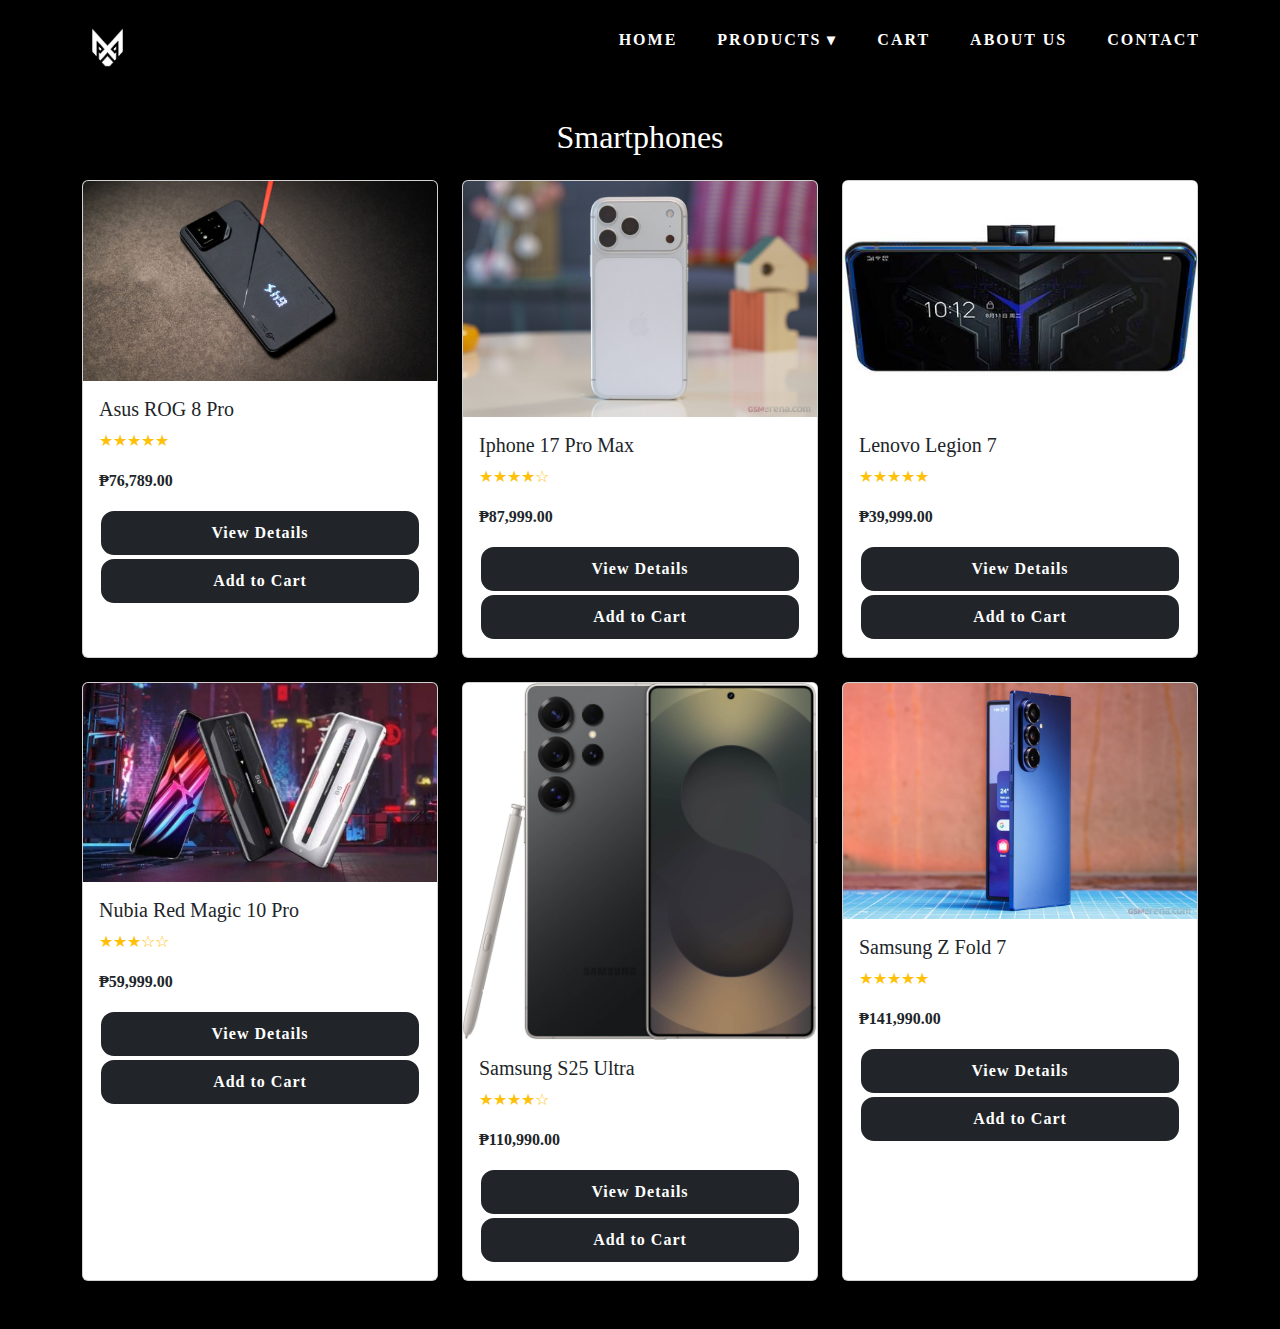
<file: smartphones.html>
<!DOCTYPE html>
<html lang="en">
<head>
    <meta charset="UTF-8">
    <meta name="viewport" content="width=device-width, initial-scale=1.0">
    <title>Smartphones</title>
 <!-- Bootstrap CSS -->
    <link href="https://cdn.jsdelivr.net/npm/bootstrap@5.3.2/dist/css/bootstrap.min.css" rel="stylesheet">
  <link rel="stylesheet" href="homepagestyles.css">
    <style>
        /* Custom CSS */
        body {
            padding-top: 70px;
        }
        .hero {
            background: #f8f9fa;
            padding: 80px 0;
            text-align: center;
        }
    </style>
</head>
<body>
 <header class="navbar">
    <div class="logo">
      <img src="images/logo.png" alt="Logo">
    </div>
    <nav class="nav-links">
      <ul>
        <li><a href="index.html">HOME</a></li>
        <li class="dropdown">
  <a href="products.html" class="dropbtn">PRODUCTS ▾</a>
  <ul class="dropdown-content">
    <li><a href="products.html">Laptops</a></li>
    <li><a href="smartphones.html">Smartphones</a></li>
    <li><a href="computers.html">Computers</a></li>
    <li><a href="peripherals.html">Peripherals</a></li>
  </ul>
</li>
        <li><a href="cart.html">CART</a></li>
        <li><a href="about.html">ABOUT US</a></li>
        <li><a href="contact.html">CONTACT</a></li>
      </ul>
    </nav>
  </header>

    <!-- JavaScript -->
    <script src="https://cdn.jsdelivr.net/npm/bootstrap@5.3.2/dist/js/bootstrap.bundle.min.js"></script>
    


<!-- Products Section -->
<section class="container py-5">
    <h2 class="text-center mb-4">Smartphones</h2>
    <div class="row g-4">

        <!-- Product Card Template -->
        <!-- Repeat for 6 products -->
        
        <!-- Product 1 -->
        <div class="col-md-4">
            <div class="card h-100 shadow-sm product-card">
                <img src="images/smartphone/asusrog8pro.jpg" class="card-img-top" alt="Product 1">
                <div class="card-body">
                    <h5 class="card-title">Asus ROG 8 Pro</h5>
                    <p class="card-text text-warning">★★★★★</p>
                    <p class="card-text fw-bold">₱76,789.00</p>
                    <a href="#" class="btn btn-dark w-100" data-bs-toggle="modal" data-bs-target="#product1Modal">View Details</a>
                    <a href="cart.html" class="btn btn-dark w-100">Add to Cart</a>
                </div>
            </div>
        </div>

        <!-- Product 2 -->
        <div class="col-md-4">
            <div class="card h-100 shadow-sm product-card">
                <img src="images/smartphone/iphone17promax.jpg" class="card-img-top" alt="Product 2">
                <div class="card-body">
                    <h5 class="card-title">Iphone 17 Pro Max</h5>
                    <p class="card-text text-warning">★★★★☆</p>
                    <p class="card-text fw-bold">₱87,999.00</p>
                    <a href="#" class="btn btn-dark w-100" data-bs-toggle="modal" data-bs-target="#product2Modal">View Details</a>
                    <a href="cart.html" class="btn btn-dark w-100">Add to Cart</a>
                </div>
            </div>
        </div>

        <!-- Product 3 -->
        <div class="col-md-4">
            <div class="card h-100 shadow-sm product-card">
                <img src="images/smartphone/lenovolegion.jpg" class="card-img-top" alt="Product 3">
                <div class="card-body">
                    <h5 class="card-title">Lenovo Legion 7</h5>
                    <p class="card-text text-warning">★★★★★</p>
                    <p class="card-text fw-bold">₱39,999.00</p>
                    <a href="#" class="btn btn-dark w-100" data-bs-toggle="modal" data-bs-target="#product3Modal">View Details</a>
                    <a href="cart.html" class="btn btn-dark w-100">Add to Cart</a>
                </div>
            </div>
        </div>

        <!-- Product 4 -->
        <div class="col-md-4">
            <div class="card h-100 shadow-sm product-card">
                <img src="images/smartphone/nubiaredmagic.jpg" class="card-img-top" alt="Product 4">
                <div class="card-body">
                    <h5 class="card-title">Nubia Red Magic 10 Pro</h5>
                    <p class="card-text text-warning">★★★☆☆</p>
                    <p class="card-text fw-bold">₱59,999.00</p>
                    <a href="#" class="btn btn-dark w-100" data-bs-toggle="modal" data-bs-target="#product4Modal">View Details</a>
                    <a href="cart.html" class="btn btn-dark w-100">Add to Cart</a>
                </div>
            </div>
        </div>

        <!-- Product 5 -->
        <div class="col-md-4">
            <div class="card h-100 shadow-sm product-card">
                <img src="images/smartphone/samsungs25ultra.jpg" class="card-img-top" alt="Product 5">
                <div class="card-body">
                    <h5 class="card-title">Samsung S25 Ultra</h5>
                    <p class="card-text text-warning">★★★★☆</p>
                    <p class="card-text fw-bold">₱110,990.00</p>
                    <a href="#" class="btn btn-dark w-100" data-bs-toggle="modal" data-bs-target="#product5Modal">View Details</a>
                    <a href="cart.html" class="btn btn-dark w-100">Add to Cart</a>
                </div>
            </div>
        </div>

        <!-- Product 6 -->
        <div class="col-md-4">
            <div class="card h-100 shadow-sm product-card">
                <img src="images/smartphone/samsungzfold7.jpg" class="card-img-top" alt="Product 6">
                <div class="card-body">
                    <h5 class="card-title">Samsung Z Fold 7</h5>
                    <p class="card-text text-warning">★★★★★</p>
                    <p class="card-text fw-bold">₱141,990.00</p>
                    <a href="#" class="btn btn-dark w-100" data-bs-toggle="modal" data-bs-target="#product6Modal">View Details</a>
                    <a href="cart.html" class="btn btn-dark w-100">Add to Cart</a>
                </div>
            </div>
        </div>

    </div>
</section>

</body>
</html>
</file>
<file: homepagestyles.css>
* {
  margin: 0;
  padding: 0;
  box-sizing: border-box;
}


body {
  font-family:'Times New Roman', Times, serif;
  background: #000;
  background-position: center;
  background-repeat: no-repeat;
  background-size: cover;
  background-attachment: fixed;
  color: #fff;
  min-height: 100vh;
  overflow-x: hidden;
}


.logo {
  display: flex;
  align-items: center;
  gap: 10px;
}


.logo img {
  height: 55px;
  width: auto;
  background-color: rgba(0, 0, 0, 0.852);
}


.logo p {
  font-weight: bold;
  color: white;
  font-size: 20px;
  letter-spacing: 1px;
  margin-right: 10px;
}

/** NAV LINK**/
.navbar {
  display: flex;
  align-items: center;
  justify-content: space-between;
  background-color: #000;
  padding: 20px 80px;
  position: fixed;
  width: 100%;
  top: 0;
  z-index: 100;
}


.nav-links ul {
  display: flex;
  list-style: none;
  gap: 40px;
}


.nav-links a {
  text-decoration: none;
  color: white;
  font-weight: bold;
  letter-spacing: 2px;
}


.nav-links a:hover {
  color: red;
}
/* //////////////////////////////////////// */

.hero-slider {
  position: relative;
  height: 100vh;
  width: 100%;
  margin-top: 80px; 
  overflow: hidden;
}


/* Each Slide */
.slides {
  position: absolute;
  top: 0;
  left: 100%;
  width: 100%;
  height: 100%;
  background-size: cover;
  background-position: center;
  opacity: 0;
  transition: all 1s ease-in-out;
}


.slides.active {
  left: 0;
  opacity: 1;
}

/* Slide Text Content */
.content {
  position: absolute;
  bottom: 20%;
  left: 10%;
  max-width: 500px;
  text-align: left;
}

.content h1 {
  font-size: 3rem;
  font-weight: bold;
  letter-spacing: 2px;
  margin-bottom: 5px;
}

.content p {
  margin-top: -10px;
  font-size: 1.2rem;
  padding: 10px;
}

.btn {
  display: inline-block;
  color: #fff;
  text-decoration: none;
  border: 2px solid #fff;
  padding: 10px 20px;
  border-radius: 15px;
  font-weight: bold;
  letter-spacing: 1px;
  transition: all 0.3s ease;
}

.btn:hover {
  background: #fff;
  color: #000;
}


/* Slider Arrows */
.slider-controls {
  position: absolute;
  top: 50%;
  width: 100%;
  display: flex;
  justify-content: space-between;
  transform: translateY(-50%);
  font-size: 2rem;
  color: rgb(253, 253, 253);
  padding: 0 30px;
  cursor: pointer;
  user-select: none;
}

/* Responsive Design */
@media (max-width: 768px) {
  .navbar {
    padding: 15px 30px;
  }

  .nav-links ul {
    gap: 20px;
  }

  .content h1 {
    font-size: 2rem;
  }

  .content p {
    font-size: 1rem;
  }
}

/* ======= FOOTER DESIGN ======= */
.footer {
  background-color: #000;
  color: white;
  text-align: center;
  padding: 40px 20px 10px;
  border-top: 2px solid #000000;
}


.footer-content h3 {
  font-size: 1.8rem;
  font-weight: bold;
  letter-spacing: 2px;
  margin-bottom: 10px;
}

.logo-footer {
  height: 100px; /* adjust as needed */
  background-color: black;
  border-radius: 8px;
  margin-top: 10px;
  transition: transform 0.3s ease;
}

.footer-logo:hover {
  transform: scale(1.1);
}


.footer-bottom {
  border-top: 1px solid rgba(255, 255, 255, 0.2);
  padding-top: 10px;
  font-size: 0.9rem;
  color: #aaa;
}

/* Dropdown container */
.nav-links ul li.dropdown {
    position: relative;
}

/* Hide dropdown menu by default */
.dropdown-content {
    visibility: hidden; 
    opacity: 0; 
    transition: opacity 0.3s, visibility 0.3s;

    position: absolute;
    background-color: #111;
    min-width: 160px; 
    list-style: none;
    margin: 0;
    padding: 0;
    top: 100%;
    left: 0;
    border-radius: 4px;
    z-index: 999;

    display: block; /* Make sure container is block */
}

/* Make dropdown items vertical */
.dropdown-content li {
    display: block; /* ensures vertical stacking */
    width: 100%;
    margin: 0;
    padding: 0;
}

/* Make links fill the width */
.dropdown-content li a {
    display: block;
    padding: 12px 15px;
    color: white;
    text-decoration: none;
}

/* Hover effect for links */
.dropdown-content li a:hover {
    background-color: #333;
}

/* Show dropdown on hover */
.nav-links ul li.dropdown:hover .dropdown-content {
    visibility: visible;
    opacity: 1;
}
</file>
<file: cart.css>
/* ============================
   NAVIGATION BAR STYLE
============================ */
.navbar {
    background-color: #000000 !important; 
    padding: 20px 80px;
}

.navbar a {
    color: #ffffff !important; 
    font-weight: 600;
    margin: 0 10px;
    text-decoration: none;
}

.navbar a:hover {
    color: #c70039!important; 
}

/* Container */
.container {
    max-width: 1300px;
    margin: auto;
    padding: 0 25px;
}

/* Row Layout */
.row {
    display: flex;
    align-items: center;
    flex-wrap: wrap;
    justify-content: space-around;
}

/* ============================
   CART CONTROLS (QTY BUTTONS)
============================= */
.qty-btn {
    background: #4682B4; /* Steel Blue */
    color: #fff;
    border: none;
    width: 30px;
    height: 30px;
    border-radius: 50%;
    font-size: 18px;
    font-weight: bold;
    cursor: pointer;
    transition: 0.3s ease;
}

.qty-btn:hover {
    background: #1E90FF; /* Dodger Blue */
}

.qty-input {
    text-align: center;
    width: 40px;
    border: none;
    background: transparent;
    font-weight: 600;
    color: #004a8f; /* Dark Blue Text */
}

/* ============================
   REMOVE ITEM BUTTON
============================= */
.remove-btn {
    background: none;
    border: none;
    color: #004a8f; 
    cursor: pointer;
    font-size: 1.2em;
    padding: 5px;
}

.remove-btn:hover {
    background: none;
    color: #1E90FF; 
}

/* ============================
   CART ACTION BUTTON WRAPPER
============================= */
.cart-buttons {
    display: flex;
    justify-content: space-between;
    margin-top: 30px;
    gap: 20px;
    background: #4682B4; 
    padding: 10px;
    border-radius: 5px;
}

/* ============================
   BOOTSTRAP THEME OVERRIDES
============================= */

/* Table Header Blue Theme */
.table-primary {
    background-color: #cfe8ff !important; 
    color: #003f7f !important; 
}

/* Text Accent (Total Price) */
.text-primary {
    color: #0074FF !important; 
}

/* Checkout Button */
.btn-primary {
    background-color: #0074FF !important;
    border: none;
    color: white !important;
}

.btn-primary:hover {
    background-color: #005fcc !important;
}

/* Back to Shop Outline Button */
.btn-outline-primary {
    border-color: #0074FF !important;
    color: #0074FF !important;
}

.btn-outline-primary:hover {
    background-color: #0074FF !important;
    color: white !important;
}

/* ============================
   PAGE HEADING STYLE ("Your Shopping Cart")
============================= */
.cart-title {
    color: #005fcc !important; /* deep cool blue */
    font-weight: 700;
}
</file>
